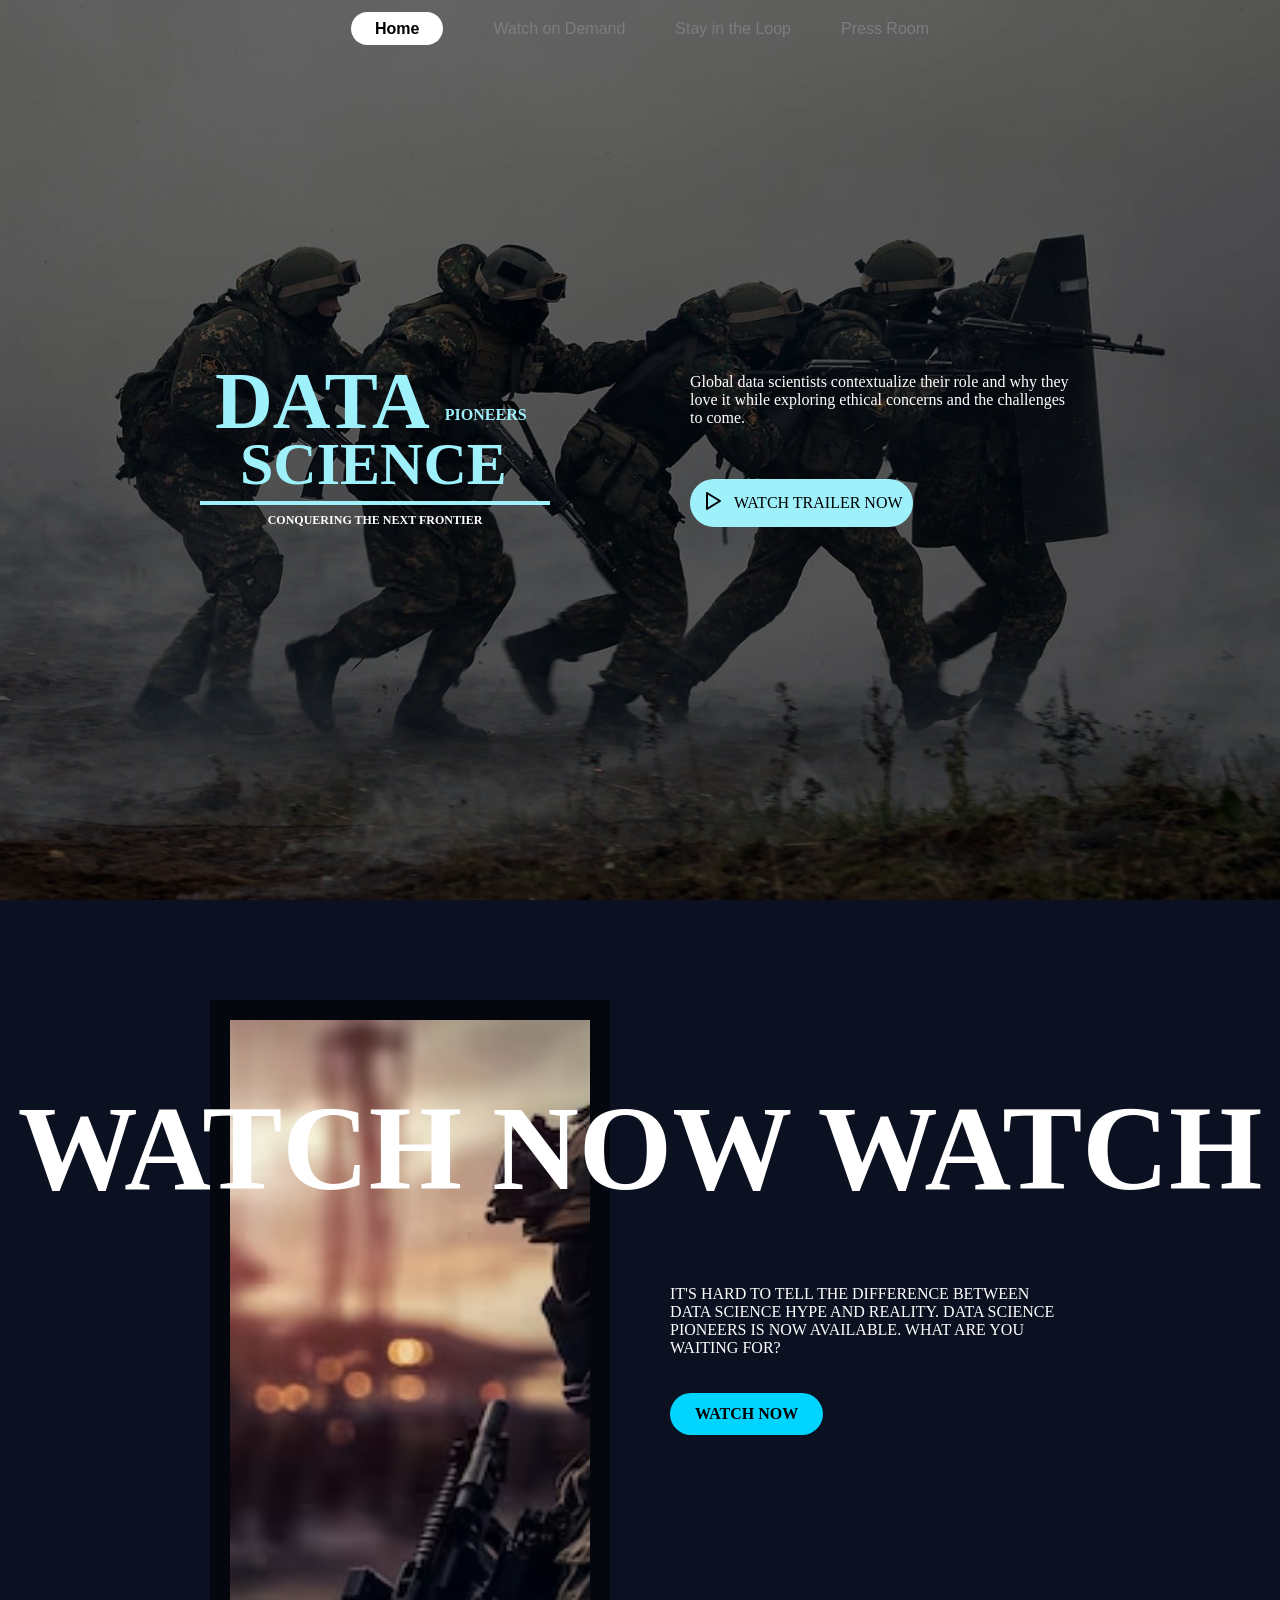
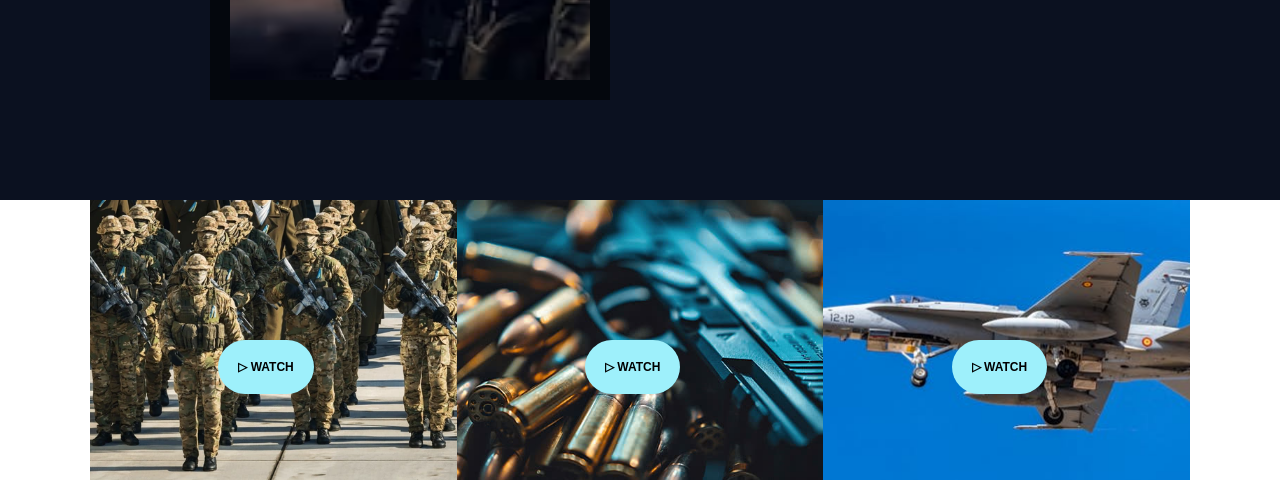
<file: index.html>
<!DOCTYPE html>
<html lang="en">
<head>
    <meta charset="UTF-8">
    <meta name="viewport" content="width=device-width, initial-scale=1.0">
    <title>Data Science Pioneers</title>
    <link rel="stylesheet" href="/styles/variables.css">
    <link rel="stylesheet" href="/styles/components/navbar.css">
    <link rel="stylesheet" href="/styles/components/hero.css">
    <link rel="stylesheet" href="/styles/components/main.css">
    <link rel="stylesheet" href="/styles/components/cards.css">

     <script type="module">
        import {loadCards} from "/js/components/cards.js";
        loadCards(".cards-container"); //Sin IDs muestra todas las cards
    </script>

</head>
<body>

    
    <div class="navbar-container"></div>
    <div class="hero-container"></div>
    <div class="main-container"></div>
    <div class="cards-container"></div>
    
    
</body>
<script src="/js/components/navbar.js"></script>
<script src="/js/components/hero.js"></script>
<script src="/js/components/main.js"></script>
</html>
</file>
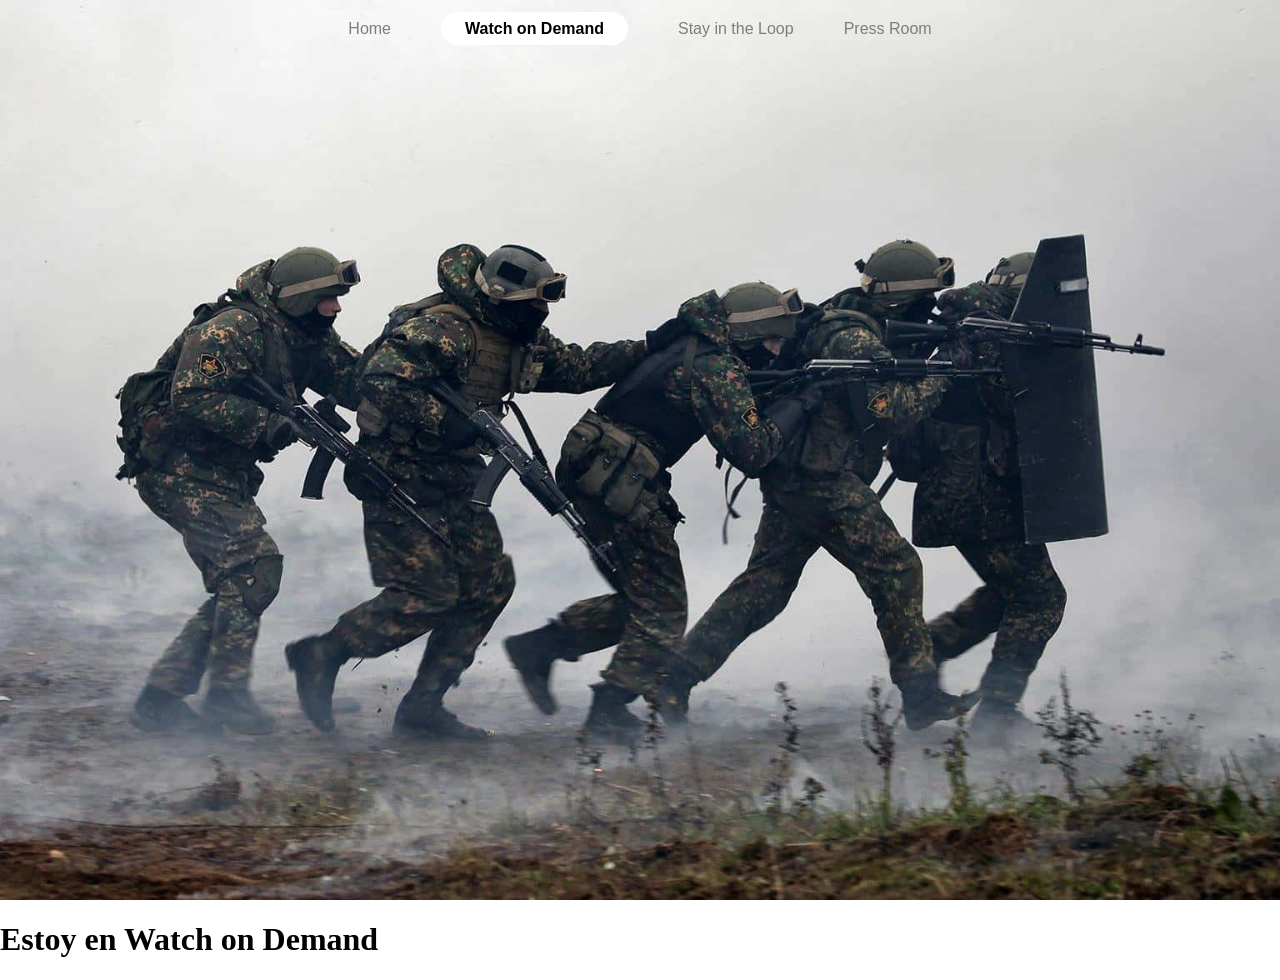
<file: views/pages/pressboom.html>
<!DOCTYPE html>
<html lang="en">
<head>
    <meta charset="UTF-8">
    <meta name="viewport" content="width=device-width, initial-scale=1.0">
    <title>Data Science Pioneers</title>
    <link rel="stylesheet" href="/styles/variables.css">
    <link rel="stylesheet" href="/styles/components/navbar.css">
    <link rel="stylesheet" href="/styles/components/hero.css">
</head>
<body>
    <div class="navbar-container"></div>
    <div class="hero-container"></div>

    <h1>Estoy en Watch on Demand</h1>
    
    <script src="/js/components/navbar.js"></script>
    <!-- <script src="/js/components/hero.js"></script> -->
    
</body>
</html>
</file>
<file: styles/variables.css>
:root{
    /* primary color */
    --primary-950: #4db100;
    --primary-900: #55B40C;
    --primary-800: #67BC26;
    --primary-700: #79C43F;
    --primary-600: #8bcc59;
    --primary-500: #9DD472;
    --primary-400: #aedb8c;
    --primary-300: #c0e3a5;
    --primary-200: #d2ebbf;
    --primary-100: #eaf3d8;
    --primary-50: #f6fbf2;

     /* secundary color */
    --secundary-950: #fed638;
    --secundary-900:  #fed841;
    --secundary-800:    #fedc55;
    --secundary-700:    #fee069;
    --secundary-600:     #fee47d;
    --secundary-500:     #fee891;
    --secundary-400:     #feeca5;
    --secundary-300:     #fef089;
    --secundary-200:     #fef4cd;
    --secundary-100:     #fef8e1;
    --secundary-50:     #fefcf5;

       /* tertiary-2 color */
    --tertiary-950: #50e5f9;
    --tertiary-900:  #58e6f9;
    --tertiary-800:    #6ae8f9;
    --tertiary-700:    #7bebfa;
    --tertiary-600:     #8deefb;
    --tertiary-500:     #9ef0fb;
    --tertiary-400:     #b0f3fc;
    --tertiary-300:     #c1f5fc;
    --tertiary-200:     #d3f8fd;
    --tertiary-100:     #e4fbfe;
    --tertiary-50:     #f6fdfe;

       /* Basic color */
    --white: #fff;
    --black: #000;
    --gray-950: #101010;
    --gray-900:  #262626;
    --gray-800:    #3b3b3b;
    --gray-700:    #515151;
    --gray-600:     #676767;
    --gray-500:     #7d7d7d;
    --gray-400:     #929292;
    --gray-300:     #a8a8a8;
    --gray-200:     #bebebe;
    --gray-100:     #d4d4d4;
    --gray-50:     #e9e9e9;


    /* font family */
    --main-font: Helvetica, Arial, sans-serif;

    /* font-size */
   --fs-xxxxl: 8.0rem; /*Ultra grande*/
   --fs-xxl: 6.4rem; /*súper grande*/
   --fs-xl:4.8rem;  /*Extra  grande*/
   --fs-lg: 3.2rem;  /*h1*/
   --fs-md: 2.4rem; /*titulo*/
   --fs-sm: 2.0rem; /*subtitulo*/
   --fs-xs: 1.6rem; /*base*/
   --fs-xxs: 1.4rem; /*Texto de apoyo*/
   --fs-xxxs: 1.2rem; /*Texto de apoyo2*/
   --fs-xxxxs: 0.8rem; /*label*/
}

html{
    margin: 0;
    box-sizing: border-box;
    font-size: 62.5%;
}

* ,*:before, *:after {
    box-sizing: inherit;
}
/* ================== */
/* navbar */


body{
    font-size: 1.6rem;
    margin: 0 0;
}
</file>
<file: styles/components/navbar.css>
/*===============================*/
            /* Navbar */
/*===============================*/
/* styles/components/navbar.css */

.navbar {
    position: absolute;  
    width: 100%; 
    padding: 20px 0;
    z-index: 1000;
}

.navbar__list {
    list-style: none;
    display: flex;
    justify-content: center; 
    flex-direction: column;
    align-items: center;
    gap: 40px; 
    margin: 0;
    padding: 0 0;
    color: var(--white);
}

.navbar__link {
    color: var(--gray-500);
    text-decoration: none;
    font-size: var(--fs-xs);
    font-family: var(--main-font);
}

@media (width > 768px) {
    .navbar__list {
        flex-direction: row; 
        justify-content: center;
        gap: 50px;
        color: var(--white);
    }
    
    .navbar__link {
        font-size: var(--fs-xs); 
    }
    .navbar__link.active {
    background-color:var(--white);
    color: var(--black);
    border-radius: 40px;
    font-weight: bold;
    padding: 8px 24px;
}

}
.navbar__link.active {
    background-color:var(--white);
    border-radius: 40px;
    color: var(--black);
    font-weight: bold;
    padding: 8px 24px;
}
</file>
<file: styles/components/hero.css>
.hero-container {
    background-image: url(/assets/images/imagen2.jpg);
    height: 100vh; 
    position: relative;
    max-width: 100%;
     background-size: cover;       /*Escala la imagen para que cubra todo el contenedor */
     background-position: center;  /*Centra la imagen para que no se corte solo de un lado */
}

.hero {
    align-items: center;
    /* justify-content: center; */
    position: absolute;
    background-color: rgba(0 0 0 / 60%); 
    width: 100%;
    height: 100vh;
    display: grid;
    grid-template-rows: 1fr;
    grid-template-columns: repeat(2, 1fr);
}




.hero__content {
    display: flex;
    flex-direction: column;
    text-align: left;
    line-height: 0.9;
}
.hero__title {
    display: flex;
    align-items:center;
    gap: 15px;
    margin: 0;
    padding-left: 15px;
    
    font-weight: 900;
    font-size: var(--fs-xxxxl); 
    color: var(--tertiary-500); 
    
}

.hero__pioneers {
    color: var(--tertiary-500); 
    font-size: var(--fs-xs);
    margin-top: 30px;
    
}

.hero__science{
    font-size: 6rem;
    font-weight: 900;
    color: var(--tertiary-500);
    margin: 0;
    padding: 0;
    padding-left: 40px;
    
}

.hero__subtitle {
    border-top: 4px solid var(--tertiary-500); 
    padding-top: 10px;
    width: 350px; 
    font-size: var(--fs-xxxs);
    color: var(--white);
    text-transform: uppercase;
    text-align: center;
}
    
    

.hero__content-right {
    display: flex;
    flex-direction: column;
    justify-content: center;
    color: var(--white);
    gap: 20px;
    width: 100%;
    align-items: start;
    
}

.hero__button{
    border-radius: 400px;
    color: var(--black);
    background-color: var(--tertiary-500);
    padding: 10px;
    text-transform: uppercase;
    
    /* Acomodar el boton  */
    display: flex;
    align-items: center;
    justify-content: center;
    gap: 10px;
}

.hero__button:hover{
    cursor: pointer;
}

@media (width > 768px) {

    

    .hero__button{
        width: auto;
    }
    .hero{
        padding: 0 200px;
        gap: 100px;
    }
}
</file>
<file: styles/components/main.css>
.watch{
    position: relative;
    background-color: #0b1120;
    min-height: 100vh;
    display: flex;
    align-items: center;
    justify-content: center;
    overflow: hidden;
    z-index: 1000;
   

}
.watch__overlay-text{
    position: absolute;
    top: 20%;
    left: 0;
    width: 100%;
    font-size: 60px;
    font-weight: 800;
    color: white;
    text-align: right;
    z-index: 1000;
}

.watch__container{
    display: flex;
    align-items: center;
    gap: 60px;
    position: relative;
    z-index: 0;
}
.watch__image {
    position: relative;
    width: 600px;  
    height: 700px;
    padding: 20px;
    background-color: rgba(0 0 0 / 60%);
}

.watch__image img {
    width: 100%;       
    height: 100%;      
    object-fit: cover; 
    display: flex;
    z-index: 5;
}
.watch__content{
    max-width: 400px;
    color: white;

}
.watch__button{
    display: inline-block;
    margin-top: 20px;
    background: #00d4ff;
    padding: 12px 25px;
    border-radius: 25px;
    color: black;
    text-decoration: none;
    font-weight: bold;
}
@media (width > 768px) {

    

    .hero__button{
        width: auto;
    }
    .watch{
        padding: 0 200px;
        gap: 100px;
    }
    .watch__overlay-text{
        font-size: 120px;
        text-align: center;
    }
    .watch__image{
        width: 400px;
    }
}
</file>
<file: styles/components/cards.css>
.cards-section {
    background-color: #10111f;
    padding: 5rem 2rem;
}

.cards-container {
    width: min(92%, 1100px);
    margin: 0 auto;
    display: grid;
    grid-template-columns: 1fr;
}

.cards__item {
    position: relative;
    height: 240px;
    overflow: hidden;
}

.cards__image {
    width: 100%;
    height: 100%;
    display: block;
    object-fit: cover;
}

.cards__button {
    position: absolute;
    top: 50%;
    left: 35%;
    border: none;
    border-radius: 999px;
    background-color: var(--tertiary-500);
    color: var(--black);
    padding: 20px;
    font-size: var(--fs-xxxs);
    font-weight: 800;
    cursor: pointer;
}

@media (width > 768px) {
    .cards-section {
        padding: 8rem 2rem;
    }

    .cards-container {
        grid-template-columns: repeat(3, 1fr);
    }

    .cards__item {
        height: 280px;
    }
}
</file>
